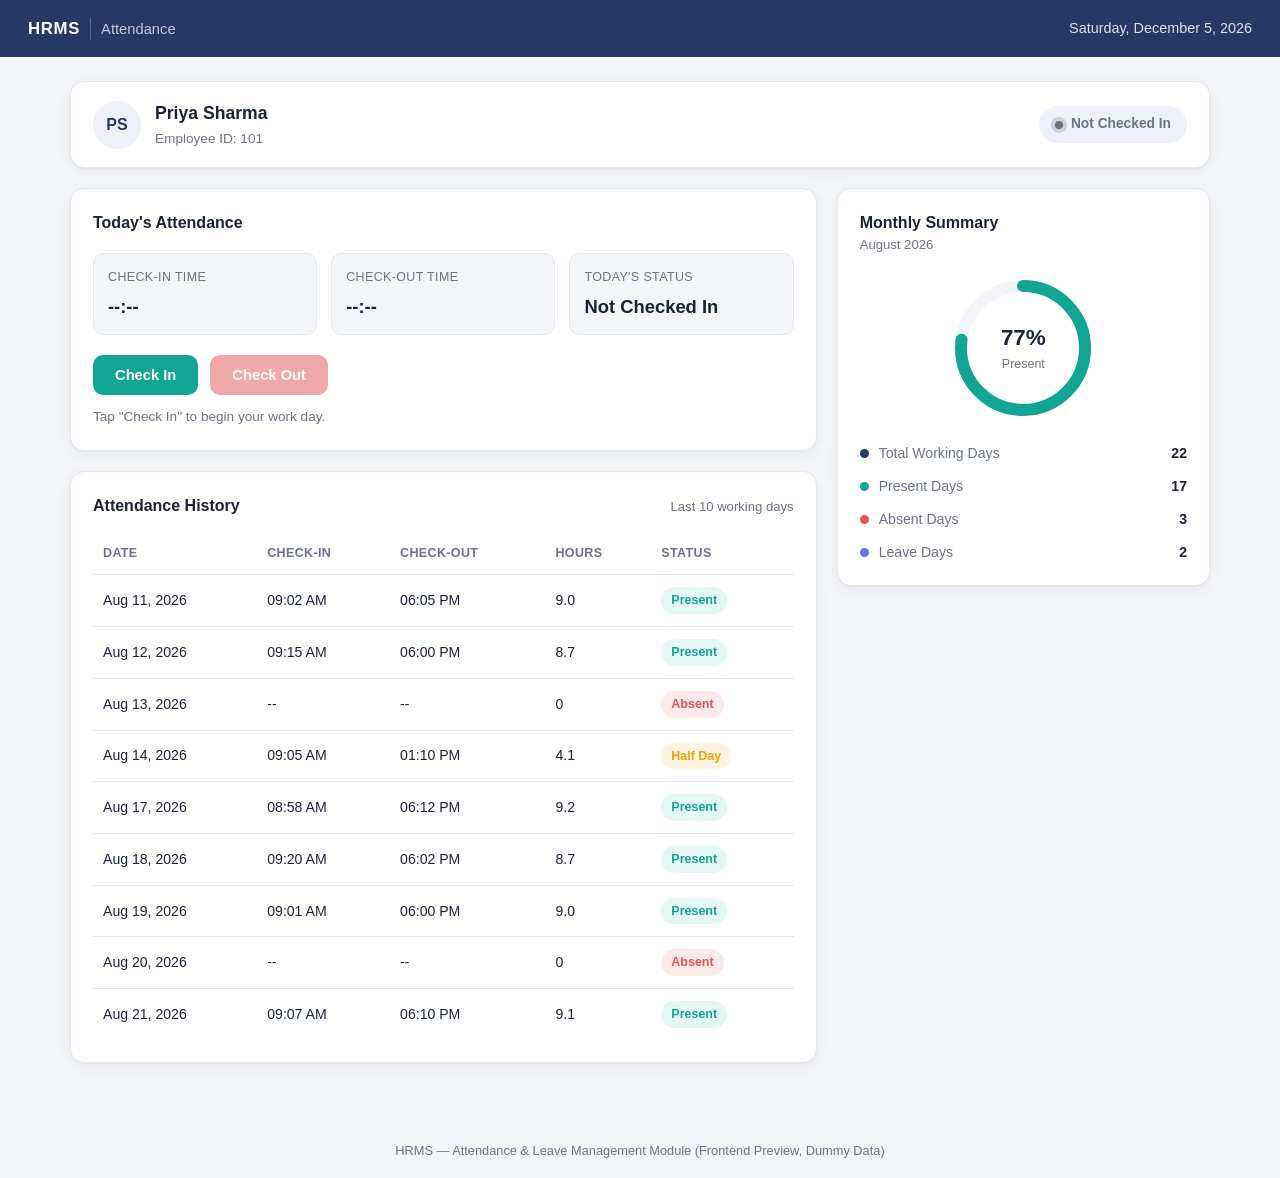
<file: attendance.html>
<!DOCTYPE html>
<html lang="en">
<head>
  <meta charset="UTF-8" />
  <meta name="viewport" content="width=device-width, initial-scale=1.0" />
  <title>Attendance | HRMS</title>
  <link rel="stylesheet" href="attendance.css" />
</head>
<body>

  <!-- ============ TOP HEADER ============ -->
  <header class="app-header">
    <div class="header-left">
      <span class="app-logo">HRMS</span>
      <span class="app-module">Attendance</span>
    </div>
    <div class="header-right" id="todayDate">
      <!-- Today's date is injected by attendance.js -->
    </div>
  </header>

  <main class="page">

    <!-- ============ EMPLOYEE + STATUS BAR ============ -->
    <section class="employee-bar" aria-label="Employee summary">
      <div class="employee-identity">
        <div class="avatar" id="employeeAvatar">--</div>
        <div class="employee-text">
          <h1 id="employeeName">Loading…</h1>
          <p id="employeeId">Employee ID: --</p>
        </div>
      </div>

      <div class="status-pill" id="statusPill" data-status="pending">
        <span class="status-dot"></span>
        <span id="statusLabel">Fetching status…</span>
      </div>
    </section>

    <div class="dashboard-grid">

      <!-- ============ LEFT COLUMN ============ -->
      <div class="dashboard-main">

        <!-- Check In / Check Out card -->
        <section class="card" aria-labelledby="attendanceActionsHeading">
          <h2 id="attendanceActionsHeading" class="card-title">Today's Attendance</h2>

          <div class="time-grid">
            <div class="time-block">
              <span class="time-label">Check-In Time</span>
              <span class="time-value" id="checkInTime">--:--</span>
            </div>
            <div class="time-block">
              <span class="time-label">Check-Out Time</span>
              <span class="time-value" id="checkOutTime">--:--</span>
            </div>
            <div class="time-block">
              <span class="time-label">Today's Status</span>
              <span class="time-value" id="todayStatusValue">--</span>
            </div>
          </div>

          <div class="action-buttons">
            <button type="button" id="checkInBtn" class="btn btn-checkin">
              Check In
            </button>
            <button type="button" id="checkOutBtn" class="btn btn-checkout" disabled>
              Check Out
            </button>
          </div>

          <p class="action-hint" id="actionHint">Tap "Check In" to begin your work day.</p>
        </section>

        <!-- Attendance history table -->
        <section class="card" aria-labelledby="historyHeading">
          <div class="card-title-row">
            <h2 id="historyHeading" class="card-title">Attendance History</h2>
            <span class="card-subtitle">Last 10 working days</span>
          </div>

          <div class="table-wrap">
            <table class="history-table">
              <thead>
                <tr>
                  <th scope="col">Date</th>
                  <th scope="col">Check-In</th>
                  <th scope="col">Check-Out</th>
                  <th scope="col">Hours</th>
                  <th scope="col">Status</th>
                </tr>
              </thead>
              <tbody id="historyTableBody">
                <!-- Rows injected by attendance.js -->
              </tbody>
            </table>
          </div>
        </section>

      </div>

      <!-- ============ RIGHT COLUMN ============ -->
      <aside class="dashboard-side">

        <!-- Monthly summary card with progress ring -->
        <section class="card" aria-labelledby="summaryHeading">
          <h2 id="summaryHeading" class="card-title">Monthly Summary</h2>
          <p class="card-subtitle" id="summaryMonthLabel">--</p>

          <div class="ring-wrap">
            <svg class="progress-ring" width="150" height="150" viewBox="0 0 150 150">
              <circle class="ring-track" cx="75" cy="75" r="62" />
              <circle class="ring-progress" id="ringProgress" cx="75" cy="75" r="62" />
            </svg>
            <div class="ring-center">
              <span class="ring-percent" id="ringPercent">0%</span>
              <span class="ring-caption">Present</span>
            </div>
          </div>

          <ul class="summary-list">
            <li>
              <span class="summary-dot dot-total"></span>
              <span class="summary-label">Total Working Days</span>
              <span class="summary-value" id="totalDays">--</span>
            </li>
            <li>
              <span class="summary-dot dot-present"></span>
              <span class="summary-label">Present Days</span>
              <span class="summary-value" id="presentDays">--</span>
            </li>
            <li>
              <span class="summary-dot dot-absent"></span>
              <span class="summary-label">Absent Days</span>
              <span class="summary-value" id="absentDays">--</span>
            </li>
            <li>
              <span class="summary-dot dot-leave"></span>
              <span class="summary-label">Leave Days</span>
              <span class="summary-value" id="leaveDays">--</span>
            </li>
          </ul>
        </section>

      </aside>

    </div>
  </main>

  <footer class="app-footer">
    <p>HRMS &mdash; Attendance &amp; Leave Management Module (Frontend Preview, Dummy Data)</p>
  </footer>

  <script src="attendance.js"></script>
</body>
</html>
</file>
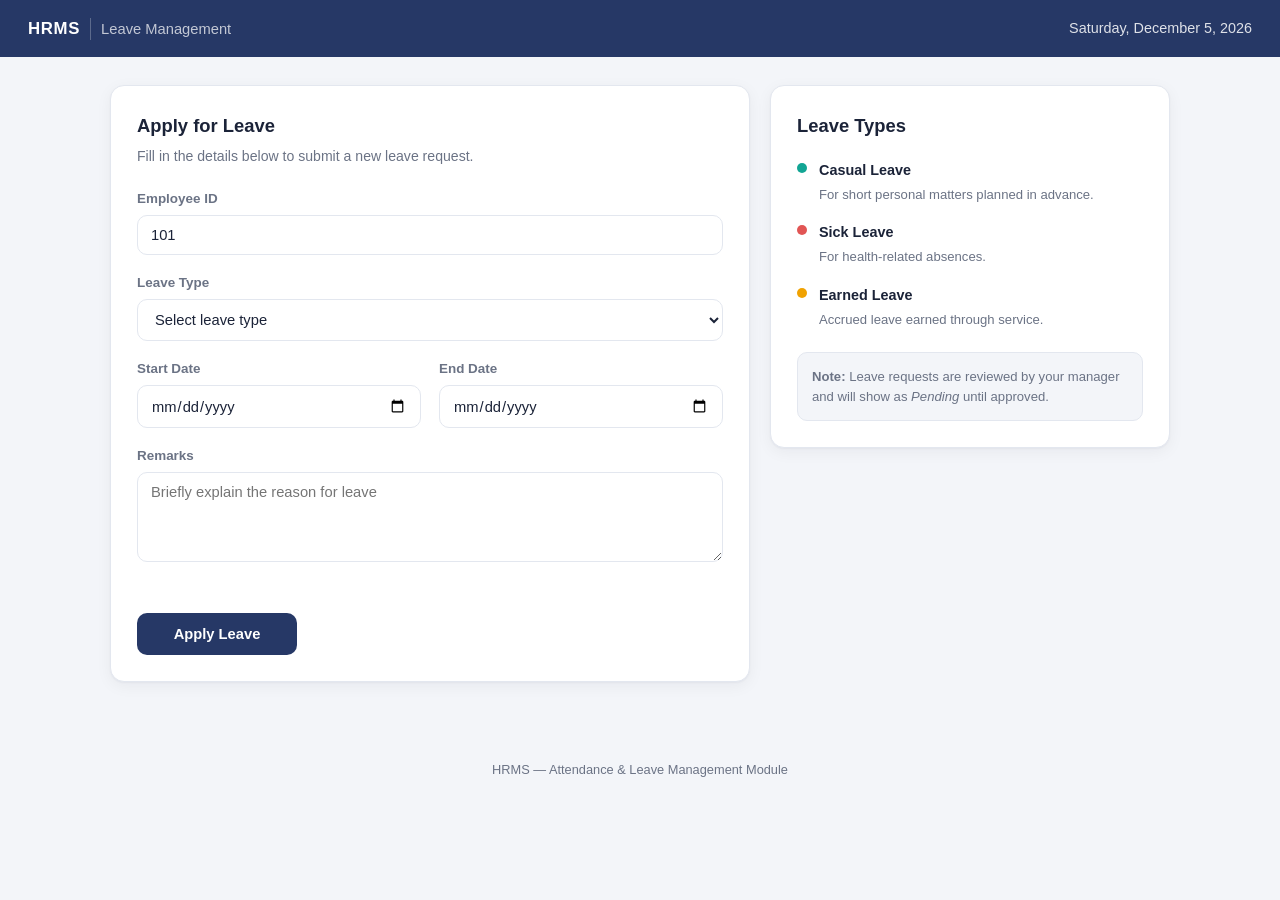
<file: leave.html>
<!DOCTYPE html>
<html lang="en">
<head>
  <meta charset="UTF-8" />
  <meta name="viewport" content="width=device-width, initial-scale=1.0" />
  <title>Leave Management | HRMS</title>
  <link rel="stylesheet" href="leave.css" />
</head>
<body>

  <!-- ============ TOP HEADER ============ -->
  <header class="app-header">
    <div class="header-left">
      <span class="app-logo">HRMS</span>
      <span class="app-module">Leave Management</span>
    </div>
    <div class="header-right" id="todayDate">
      <!-- Today's date is injected by leave.js -->
    </div>
  </header>

  <main class="page">

    <div class="page-grid">

      <!-- ============ LEFT COLUMN: LEAVE APPLICATION FORM ============ -->
      <section class="card form-card" aria-labelledby="leaveFormHeading">
        <h1 id="leaveFormHeading" class="card-title">Apply for Leave</h1>
        <p class="card-subtitle">Fill in the details below to submit a new leave request.</p>

        <!-- Message area for success / error feedback -->
        <div id="formMessage" class="form-message" role="alert" aria-live="polite" hidden></div>

        <form id="leaveForm" novalidate>

          <div class="form-group">
            <label for="employeeId">Employee ID</label>
            <input
              type="text"
              id="employeeId"
              name="employeeId"
              value="101"
              autocomplete="off"
              required
            />
          </div>

          <div class="form-group">
            <label for="leaveType">Leave Type</label>
            <select id="leaveType" name="leaveType" required>
              <option value="" disabled selected>Select leave type</option>
              <option value="Casual Leave">Casual Leave</option>
              <option value="Sick Leave">Sick Leave</option>
              <option value="Earned Leave">Earned Leave</option>
            </select>
          </div>

          <div class="form-row">
            <div class="form-group">
              <label for="startDate">Start Date</label>
              <input type="date" id="startDate" name="startDate" required />
            </div>

            <div class="form-group">
              <label for="endDate">End Date</label>
              <input type="date" id="endDate" name="endDate" required />
            </div>
          </div>

          <div class="form-group">
            <label for="remarks">Remarks</label>
            <textarea
              id="remarks"
              name="remarks"
              rows="4"
              placeholder="Briefly explain the reason for leave"
              required
            ></textarea>
          </div>

          <div class="form-error" id="fieldError" aria-live="polite"></div>

          <button type="submit" class="btn btn-apply" id="applyBtn">
            <span id="applyBtnText">Apply Leave</span>
          </button>

        </form>
      </section>

      <!-- ============ RIGHT COLUMN: INFO / GUIDANCE ============ -->
      <aside class="card info-card" aria-labelledby="infoHeading">
        <h2 id="infoHeading" class="card-title">Leave Types</h2>

        <ul class="leave-type-list">
          <li>
            <span class="type-dot dot-casual"></span>
            <div>
              <strong>Casual Leave</strong>
              <p>For short personal matters planned in advance.</p>
            </div>
          </li>
          <li>
            <span class="type-dot dot-sick"></span>
            <div>
              <strong>Sick Leave</strong>
              <p>For health-related absences.</p>
            </div>
          </li>
          <li>
            <span class="type-dot dot-earned"></span>
            <div>
              <strong>Earned Leave</strong>
              <p>Accrued leave earned through service.</p>
            </div>
          </li>
        </ul>

        <div class="info-note">
          <strong>Note:</strong> Leave requests are reviewed by your manager and will
          show as <em>Pending</em> until approved.
        </div>
      </aside>

    </div>
  </main>

  <footer class="app-footer">
    <p>HRMS &mdash; Attendance &amp; Leave Management Module</p>
  </footer>

  <script src="leave.js"></script>
</body>
</html>
</file>
<file: attendance.css>
/* ==========================================================================
   ATTENDANCE.CSS
   Design tokens + layout for the HRMS Attendance Management page.
   ========================================================================== */

:root {
  /* --- Color tokens --- */
  --color-bg: #F3F5F9;
  --color-surface: #FFFFFF;
  --color-primary: #263866;
  --color-primary-dark: #1A2747;
  --color-primary-soft: #EEF1FA;

  --color-text: #1B2338;
  --color-text-muted: #6B7385;
  --color-border: #E3E7EF;

  --color-present: #12A594;   /* teal   - present / check-in   */
  --color-absent: #E15554;    /* coral  - absent / check-out   */
  --color-half: #F0A202;      /* amber  - half day             */
  --color-leave: #6C6FE0;     /* violet - leave                */

  --color-present-bg: #E4F7F4;
  --color-absent-bg: #FCEAEA;
  --color-half-bg: #FDF3E0;

  /* --- Type --- */
  --font-base: -apple-system, BlinkMacSystemFont, "Segoe UI", Roboto, "Helvetica Neue", Arial, sans-serif;

  /* --- Layout --- */
  --radius-md: 10px;
  --radius-lg: 14px;
  --shadow-card: 0 1px 2px rgba(20, 25, 40, 0.04), 0 4px 16px rgba(20, 25, 40, 0.05);
}

/* ==========================================================================
   RESET
   ========================================================================== */
* {
  box-sizing: border-box;
}

html, body {
  margin: 0;
  padding: 0;
}

body {
  font-family: var(--font-base);
  background: var(--color-bg);
  color: var(--color-text);
  line-height: 1.5;
  -webkit-font-smoothing: antialiased;
}

h1, h2, h3, p, ul {
  margin: 0;
}

ul {
  list-style: none;
  padding: 0;
}

button {
  font-family: inherit;
}

table {
  border-collapse: collapse;
  width: 100%;
}

/* Visible keyboard focus for accessibility */
a:focus-visible,
button:focus-visible,
[tabindex]:focus-visible {
  outline: 2px solid var(--color-primary);
  outline-offset: 2px;
}

/* ==========================================================================
   HEADER
   ========================================================================== */
.app-header {
  background: var(--color-primary);
  color: #FFFFFF;
  padding: 16px 28px;
  display: flex;
  align-items: center;
  justify-content: space-between;
}

.header-left {
  display: flex;
  align-items: baseline;
  gap: 10px;
}

.app-logo {
  font-weight: 700;
  font-size: 1.05rem;
  letter-spacing: 0.04em;
}

.app-module {
  font-size: 0.92rem;
  color: rgba(255, 255, 255, 0.72);
  border-left: 1px solid rgba(255, 255, 255, 0.25);
  padding-left: 10px;
}

.header-right {
  font-size: 0.9rem;
  color: rgba(255, 255, 255, 0.85);
}

/* ==========================================================================
   PAGE / LAYOUT
   ========================================================================== */
.page {
  max-width: 1180px;
  margin: 0 auto;
  padding: 24px 20px 60px;
}

.dashboard-grid {
  display: grid;
  grid-template-columns: 2fr 1fr;
  gap: 20px;
  align-items: start;
}

.dashboard-main {
  display: flex;
  flex-direction: column;
  gap: 20px;
}

.dashboard-side {
  display: flex;
  flex-direction: column;
  gap: 20px;
}

/* ==========================================================================
   EMPLOYEE BAR
   ========================================================================== */
.employee-bar {
  background: var(--color-surface);
  border: 1px solid var(--color-border);
  border-radius: var(--radius-lg);
  box-shadow: var(--shadow-card);
  padding: 18px 22px;
  margin-bottom: 20px;
  display: flex;
  align-items: center;
  justify-content: space-between;
  flex-wrap: wrap;
  gap: 14px;
}

.employee-identity {
  display: flex;
  align-items: center;
  gap: 14px;
}

.avatar {
  width: 48px;
  height: 48px;
  border-radius: 50%;
  background: var(--color-primary-soft);
  color: var(--color-primary);
  font-weight: 700;
  font-size: 1rem;
  display: flex;
  align-items: center;
  justify-content: center;
  flex-shrink: 0;
}

.employee-text h1 {
  font-size: 1.1rem;
  font-weight: 700;
}

.employee-text p {
  font-size: 0.85rem;
  color: var(--color-text-muted);
  margin-top: 2px;
}

/* Status pill (present / absent / half day / pending) */
.status-pill {
  display: inline-flex;
  align-items: center;
  gap: 8px;
  padding: 8px 16px;
  border-radius: 999px;
  font-size: 0.86rem;
  font-weight: 600;
  background: var(--color-primary-soft);
  color: var(--color-primary);
}

.status-dot {
  width: 8px;
  height: 8px;
  border-radius: 50%;
  background: currentColor;
  position: relative;
}

.status-dot::after {
  content: "";
  position: absolute;
  inset: -4px;
  border-radius: 50%;
  background: currentColor;
  opacity: 0.25;
  animation: pulse 1.8s ease-out infinite;
}

@keyframes pulse {
  0%   { transform: scale(0.6); opacity: 0.35; }
  70%  { transform: scale(1.8); opacity: 0; }
  100% { transform: scale(1.8); opacity: 0; }
}

.status-pill[data-status="present"]   { background: var(--color-present-bg); color: var(--color-present); }
.status-pill[data-status="absent"]    { background: var(--color-absent-bg);  color: var(--color-absent); }
.status-pill[data-status="half"]      { background: var(--color-half-bg);    color: var(--color-half); }
.status-pill[data-status="pending"]   { background: var(--color-primary-soft); color: var(--color-text-muted); }

/* ==========================================================================
   CARDS
   ========================================================================== */
.card {
  background: var(--color-surface);
  border: 1px solid var(--color-border);
  border-radius: var(--radius-lg);
  box-shadow: var(--shadow-card);
  padding: 22px;
}

.card-title {
  font-size: 1rem;
  font-weight: 700;
}

.card-title-row {
  display: flex;
  align-items: baseline;
  justify-content: space-between;
  flex-wrap: wrap;
  gap: 6px;
  margin-bottom: 14px;
}

.card-subtitle {
  font-size: 0.82rem;
  color: var(--color-text-muted);
}

/* ==========================================================================
   TODAY'S ATTENDANCE CARD
   ========================================================================== */
.time-grid {
  display: grid;
  grid-template-columns: repeat(3, 1fr);
  gap: 14px;
  margin: 18px 0 20px;
}

.time-block {
  background: var(--color-bg);
  border: 1px solid var(--color-border);
  border-radius: var(--radius-md);
  padding: 14px;
  display: flex;
  flex-direction: column;
  gap: 6px;
}

.time-label {
  font-size: 0.78rem;
  color: var(--color-text-muted);
  text-transform: uppercase;
  letter-spacing: 0.03em;
}

.time-value {
  font-size: 1.15rem;
  font-weight: 700;
}

.action-buttons {
  display: flex;
  gap: 12px;
  flex-wrap: wrap;
}

.btn {
  border: none;
  border-radius: var(--radius-md);
  padding: 12px 22px;
  font-size: 0.92rem;
  font-weight: 600;
  cursor: pointer;
  transition: background-color 0.15s ease, transform 0.1s ease, opacity 0.15s ease;
}

.btn:active {
  transform: translateY(1px);
}

.btn:disabled {
  cursor: not-allowed;
  opacity: 0.5;
}

.btn-checkin {
  background: var(--color-present);
  color: #FFFFFF;
}

.btn-checkin:hover:not(:disabled) {
  background: #0E8C7E;
}

.btn-checkout {
  background: var(--color-absent);
  color: #FFFFFF;
}

.btn-checkout:hover:not(:disabled) {
  background: #C94847;
}

.action-hint {
  margin-top: 12px;
  font-size: 0.85rem;
  color: var(--color-text-muted);
}

/* ==========================================================================
   HISTORY TABLE
   ========================================================================== */
.table-wrap {
  overflow-x: auto;
}

.history-table th,
.history-table td {
  text-align: left;
  padding: 12px 10px;
  font-size: 0.88rem;
  white-space: nowrap;
}

.history-table thead th {
  color: var(--color-text-muted);
  font-weight: 600;
  font-size: 0.78rem;
  text-transform: uppercase;
  letter-spacing: 0.03em;
  border-bottom: 1px solid var(--color-border);
}

.history-table tbody tr {
  border-bottom: 1px solid var(--color-border);
}

.history-table tbody tr:last-child {
  border-bottom: none;
}

.badge {
  display: inline-block;
  padding: 4px 10px;
  border-radius: 999px;
  font-size: 0.78rem;
  font-weight: 600;
}

.badge-present { background: var(--color-present-bg); color: var(--color-present); }
.badge-absent  { background: var(--color-absent-bg);  color: var(--color-absent); }
.badge-half    { background: var(--color-half-bg);    color: var(--color-half); }

/* ==========================================================================
   MONTHLY SUMMARY / PROGRESS RING
   ========================================================================== */
.ring-wrap {
  position: relative;
  width: 150px;
  height: 150px;
  margin: 18px auto 20px;
}

.progress-ring {
  transform: rotate(-90deg);
}

.ring-track {
  fill: none;
  stroke: var(--color-bg);
  stroke-width: 12;
}

.ring-progress {
  fill: none;
  stroke: var(--color-present);
  stroke-width: 12;
  stroke-linecap: round;
  stroke-dasharray: 389.6; /* 2 * PI * r(62) */
  stroke-dashoffset: 389.6;
  transition: stroke-dashoffset 0.8s ease;
}

.ring-center {
  position: absolute;
  inset: 0;
  display: flex;
  flex-direction: column;
  align-items: center;
  justify-content: center;
}

.ring-percent {
  font-size: 1.4rem;
  font-weight: 700;
}

.ring-caption {
  font-size: 0.78rem;
  color: var(--color-text-muted);
}

.summary-list {
  display: flex;
  flex-direction: column;
  gap: 12px;
}

.summary-list li {
  display: flex;
  align-items: center;
  gap: 10px;
  font-size: 0.88rem;
}

.summary-dot {
  width: 9px;
  height: 9px;
  border-radius: 50%;
  flex-shrink: 0;
}

.dot-total   { background: var(--color-primary); }
.dot-present { background: var(--color-present); }
.dot-absent  { background: var(--color-absent); }
.dot-leave   { background: var(--color-leave); }

.summary-label {
  color: var(--color-text-muted);
  flex: 1;
}

.summary-value {
  font-weight: 700;
}

/* ==========================================================================
   FOOTER
   ========================================================================== */
.app-footer {
  text-align: center;
  padding: 18px;
  font-size: 0.8rem;
  color: var(--color-text-muted);
}

/* ==========================================================================
   RESPONSIVE
   ========================================================================== */
@media (max-width: 900px) {
  .dashboard-grid {
    grid-template-columns: 1fr;
  }
}

@media (max-width: 560px) {
  .app-header {
    padding: 14px 18px;
  }

  .page {
    padding: 18px 14px 40px;
  }

  .time-grid {
    grid-template-columns: 1fr;
  }

  .action-buttons {
    flex-direction: column;
  }

  .btn {
    width: 100%;
  }

  .employee-bar {
    flex-direction: column;
    align-items: flex-start;
  }
}

/* Respect reduced-motion preference */
@media (prefers-reduced-motion: reduce) {
  .status-dot::after {
    animation: none;
  }
  .ring-progress {
    transition: none;
  }
}
</file>
<file: leave.css>
/* ==========================================================================
   LEAVE.CSS
   Design tokens + layout for the HRMS Leave Management page.
   Uses the same token system as attendance.css so both pages feel like
   one product.
   ========================================================================== */

:root {
  /* --- Color tokens (matches attendance.css) --- */
  --color-bg: #F3F5F9;
  --color-surface: #FFFFFF;
  --color-primary: #263866;
  --color-primary-dark: #1A2747;
  --color-primary-soft: #EEF1FA;

  --color-text: #1B2338;
  --color-text-muted: #6B7385;
  --color-border: #E3E7EF;

  --color-present: #12A594;   /* teal   - success / casual leave */
  --color-absent: #E15554;    /* coral  - error / sick leave     */
  --color-half: #F0A202;      /* amber  - warning / earned leave */
  --color-leave: #6C6FE0;     /* violet - leave accent           */

  --color-present-bg: #E4F7F4;
  --color-absent-bg: #FCEAEA;
  --color-half-bg: #FDF3E0;

  /* --- Type --- */
  --font-base: -apple-system, BlinkMacSystemFont, "Segoe UI", Roboto, "Helvetica Neue", Arial, sans-serif;

  /* --- Layout --- */
  --radius-md: 10px;
  --radius-lg: 14px;
  --shadow-card: 0 1px 2px rgba(20, 25, 40, 0.04), 0 4px 16px rgba(20, 25, 40, 0.05);
}

/* ==========================================================================
   RESET
   ========================================================================== */
* {
  box-sizing: border-box;
}

html, body {
  margin: 0;
  padding: 0;
}

body {
  font-family: var(--font-base);
  background: var(--color-bg);
  color: var(--color-text);
  line-height: 1.5;
  -webkit-font-smoothing: antialiased;
}

h1, h2, p, ul {
  margin: 0;
}

ul {
  list-style: none;
  padding: 0;
}

button {
  font-family: inherit;
}

a:focus-visible,
button:focus-visible,
input:focus-visible,
select:focus-visible,
textarea:focus-visible {
  outline: 2px solid var(--color-primary);
  outline-offset: 2px;
}

/* ==========================================================================
   HEADER
   ========================================================================== */
.app-header {
  background: var(--color-primary);
  color: #FFFFFF;
  padding: 16px 28px;
  display: flex;
  align-items: center;
  justify-content: space-between;
}

.header-left {
  display: flex;
  align-items: baseline;
  gap: 10px;
}

.app-logo {
  font-weight: 700;
  font-size: 1.05rem;
  letter-spacing: 0.04em;
}

.app-module {
  font-size: 0.92rem;
  color: rgba(255, 255, 255, 0.72);
  border-left: 1px solid rgba(255, 255, 255, 0.25);
  padding-left: 10px;
}

.header-right {
  font-size: 0.9rem;
  color: rgba(255, 255, 255, 0.85);
}

/* ==========================================================================
   PAGE / LAYOUT
   ========================================================================== */
.page {
  max-width: 1100px;
  margin: 0 auto;
  padding: 28px 20px 60px;
}

.page-grid {
  display: grid;
  grid-template-columns: 1.6fr 1fr;
  gap: 20px;
  align-items: start;
}

/* ==========================================================================
   CARDS
   ========================================================================== */
.card {
  background: var(--color-surface);
  border: 1px solid var(--color-border);
  border-radius: var(--radius-lg);
  box-shadow: var(--shadow-card);
  padding: 26px;
}

.card-title {
  font-size: 1.15rem;
  font-weight: 700;
}

.card-subtitle {
  font-size: 0.88rem;
  color: var(--color-text-muted);
  margin-top: 6px;
}

/* ==========================================================================
   FORM
   ========================================================================== */
#leaveForm {
  margin-top: 22px;
  display: flex;
  flex-direction: column;
  gap: 18px;
}

.form-row {
  display: grid;
  grid-template-columns: 1fr 1fr;
  gap: 18px;
}

.form-group {
  display: flex;
  flex-direction: column;
  gap: 6px;
}

.form-group label {
  font-size: 0.84rem;
  font-weight: 600;
  color: var(--color-text-muted);
}

.form-group input,
.form-group select,
.form-group textarea {
  border: 1px solid var(--color-border);
  border-radius: var(--radius-md);
  padding: 11px 13px;
  font-size: 0.92rem;
  color: var(--color-text);
  background: var(--color-surface);
  transition: border-color 0.15s ease;
  font-family: inherit;
}

.form-group input:focus,
.form-group select:focus,
.form-group textarea:focus {
  border-color: var(--color-primary);
}

.form-group textarea {
  resize: vertical;
  min-height: 90px;
}

/* Inline field validation message */
.form-error {
  font-size: 0.84rem;
  color: var(--color-absent);
  min-height: 1.1em;
}

/* Success / error banner above the form */
.form-message {
  border-radius: var(--radius-md);
  padding: 12px 16px;
  font-size: 0.88rem;
  font-weight: 600;
  margin-bottom: 6px;
}

.form-message.success {
  background: var(--color-present-bg);
  color: var(--color-present);
}

.form-message.error {
  background: var(--color-absent-bg);
  color: var(--color-absent);
}

/* ==========================================================================
   BUTTON
   ========================================================================== */
.btn {
  border: none;
  border-radius: var(--radius-md);
  padding: 13px 22px;
  font-size: 0.92rem;
  font-weight: 600;
  cursor: pointer;
  transition: background-color 0.15s ease, transform 0.1s ease, opacity 0.15s ease;
  align-self: flex-start;
}

.btn:active {
  transform: translateY(1px);
}

.btn:disabled {
  cursor: not-allowed;
  opacity: 0.6;
}

.btn-apply {
  background: var(--color-primary);
  color: #FFFFFF;
  min-width: 160px;
}

.btn-apply:hover:not(:disabled) {
  background: var(--color-primary-dark);
}

/* ==========================================================================
   INFO CARD (RIGHT SIDE)
   ========================================================================== */
.leave-type-list {
  margin-top: 18px;
  display: flex;
  flex-direction: column;
  gap: 16px;
}

.leave-type-list li {
  display: flex;
  align-items: flex-start;
  gap: 12px;
}

.leave-type-list strong {
  font-size: 0.9rem;
}

.leave-type-list p {
  font-size: 0.82rem;
  color: var(--color-text-muted);
  margin-top: 3px;
}

.type-dot {
  width: 10px;
  height: 10px;
  border-radius: 50%;
  margin-top: 5px;
  flex-shrink: 0;
}

.dot-casual { background: var(--color-present); }
.dot-sick   { background: var(--color-absent); }
.dot-earned { background: var(--color-half); }

.info-note {
  margin-top: 22px;
  background: var(--color-bg);
  border: 1px solid var(--color-border);
  border-radius: var(--radius-md);
  padding: 14px;
  font-size: 0.82rem;
  color: var(--color-text-muted);
}

/* ==========================================================================
   FOOTER
   ========================================================================== */
.app-footer {
  text-align: center;
  padding: 18px;
  font-size: 0.8rem;
  color: var(--color-text-muted);
}

/* ==========================================================================
   RESPONSIVE
   ========================================================================== */
@media (max-width: 900px) {
  .page-grid {
    grid-template-columns: 1fr;
  }
}

@media (max-width: 560px) {
  .app-header {
    padding: 14px 18px;
  }

  .page {
    padding: 20px 14px 40px;
  }

  .form-row {
    grid-template-columns: 1fr;
  }

  .btn-apply {
    width: 100%;
  }
}
</file>
